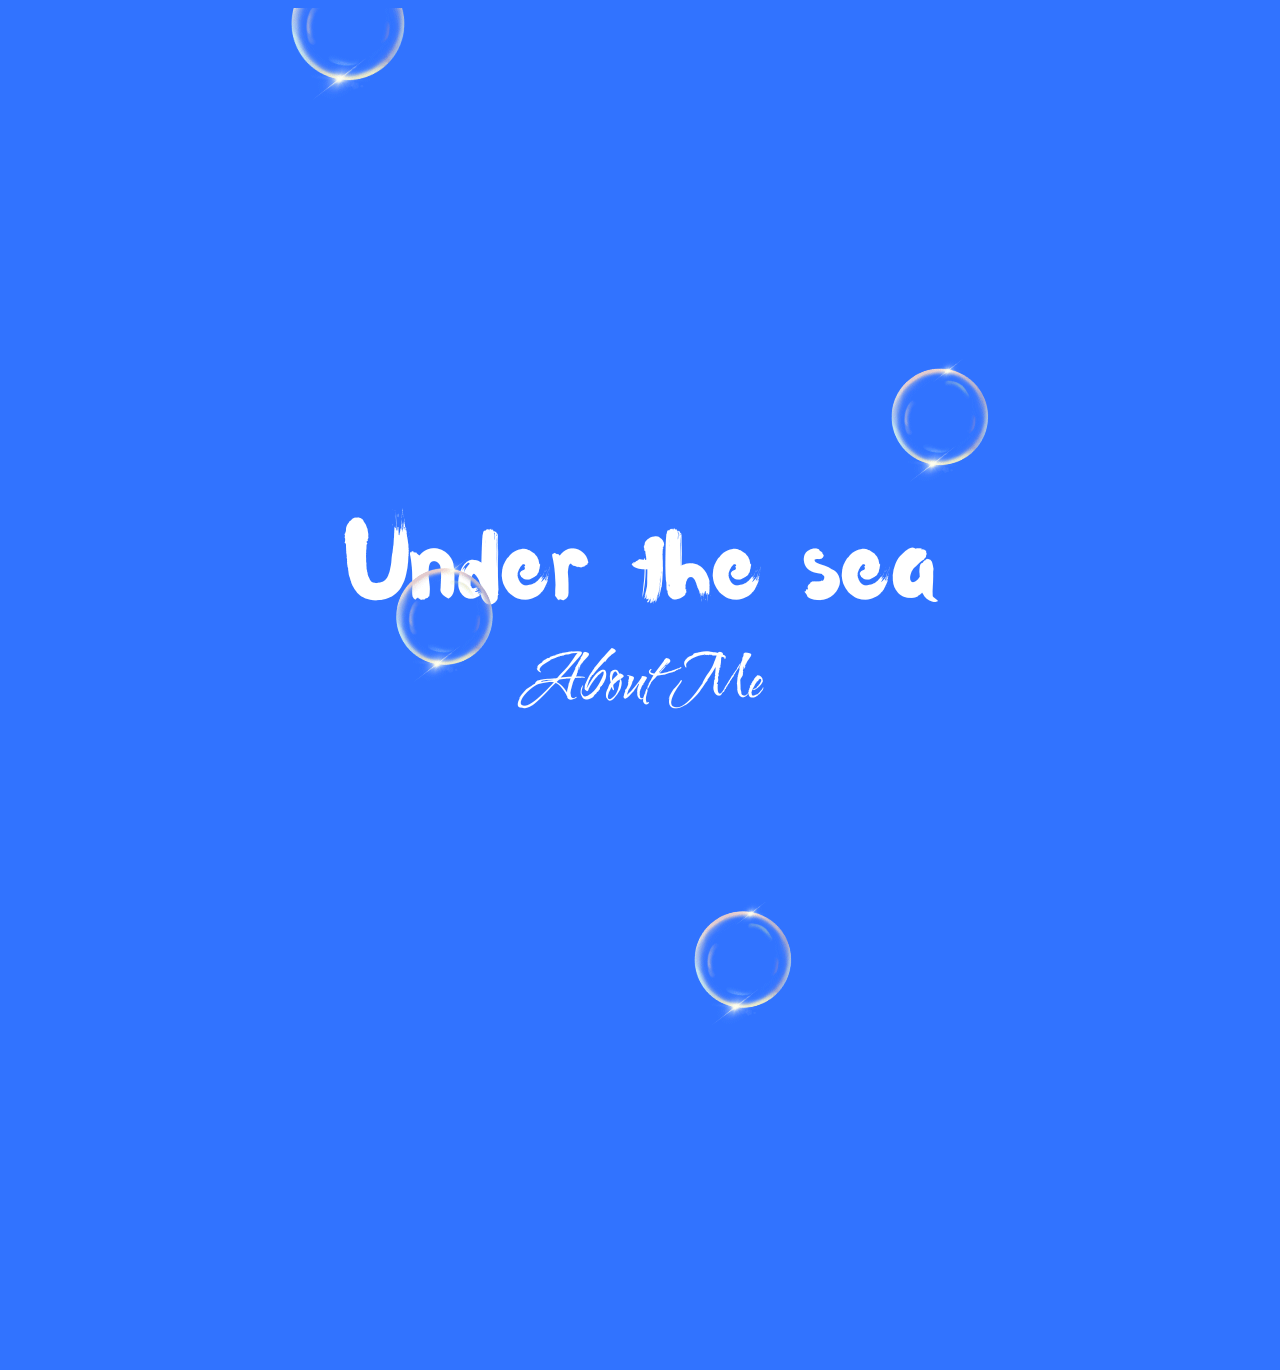
<file: index.html>
<!DOCTYPE html>
<html>
    <head>
        <meta charset="utf-8">
        <meta http-equiv="X-UA-Compatible" content="IE=edge">
        <title>KJC Project 1</title>
        <meta name="description" content="">
        <meta name="viewport" content="width=device-width, initial-scale=1">
        <link rel="stylesheet" href="style.css">
    </head>
    <body>
        <a href="secondindex.html"><img src="img_intropage/bubblepractice.gif" alt="sun in the sunset blinking and kicking his feat"></a>
    </body>
</html>
</file>
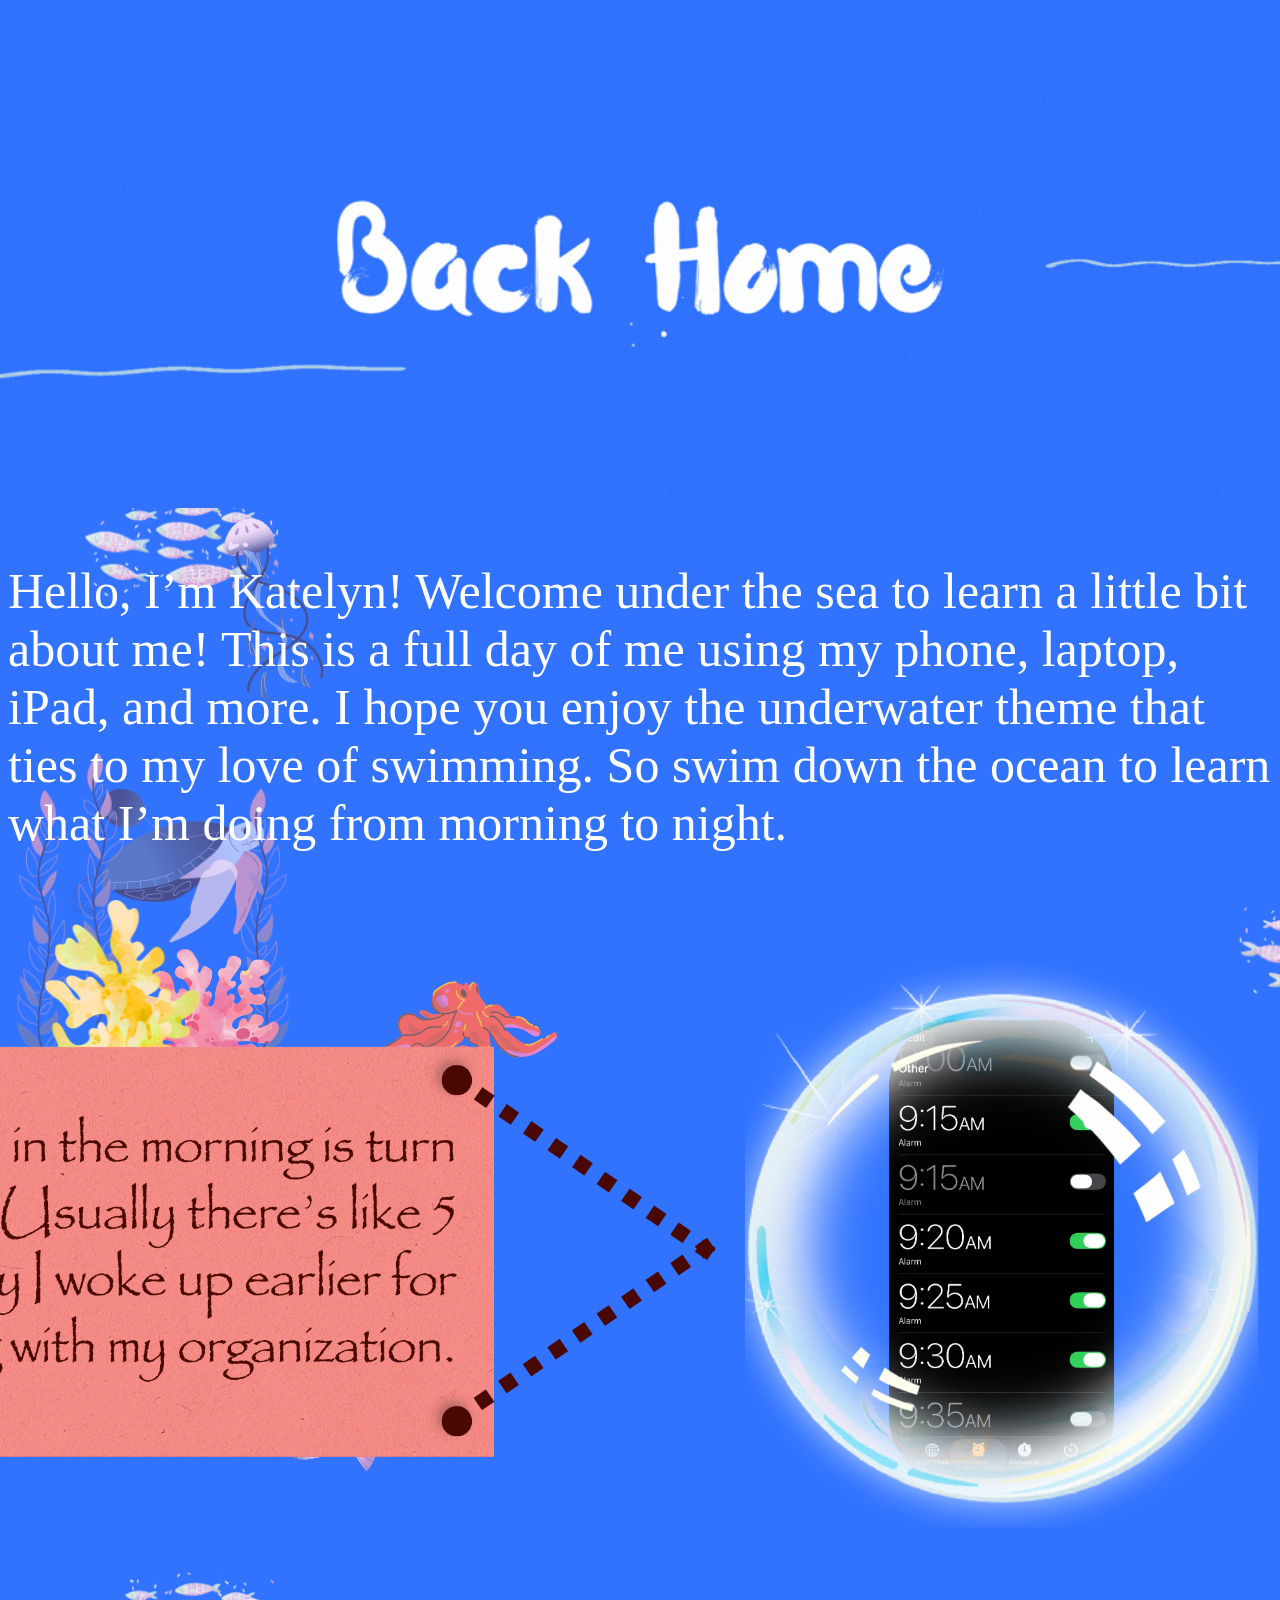
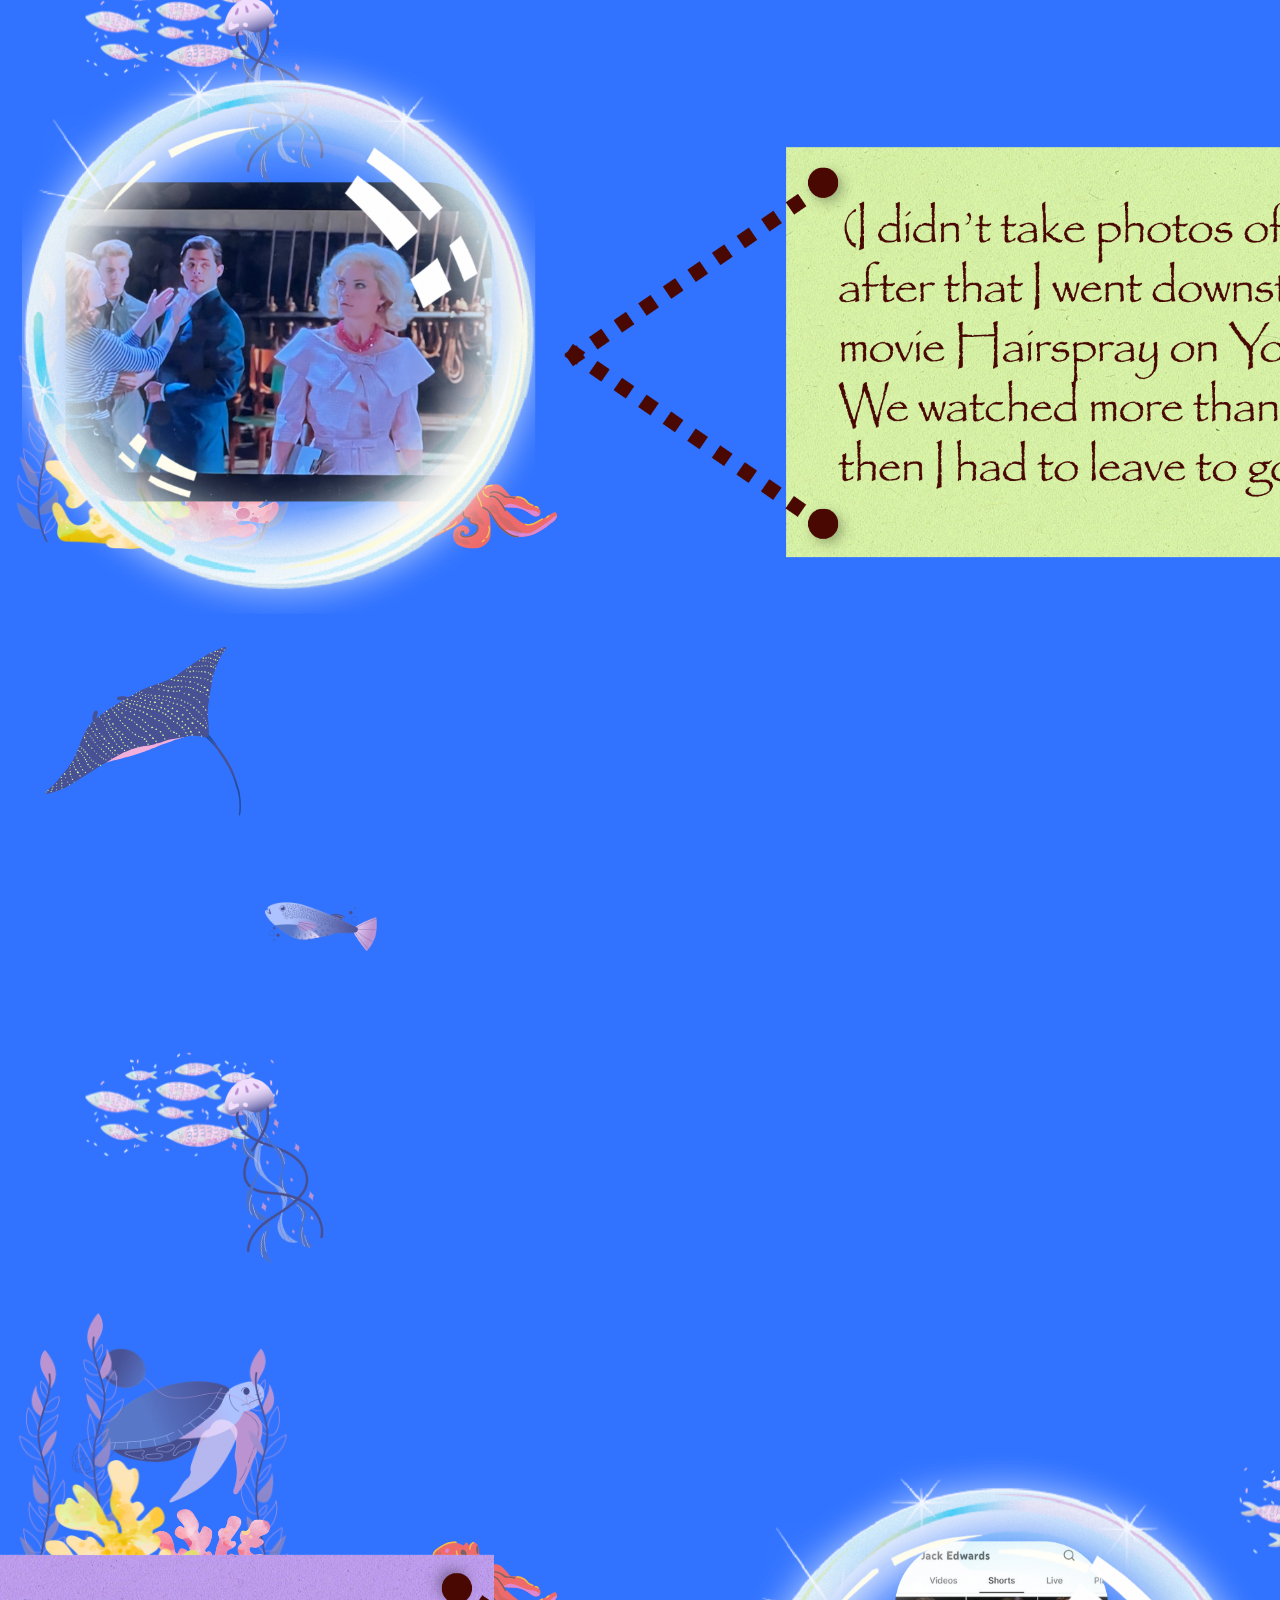
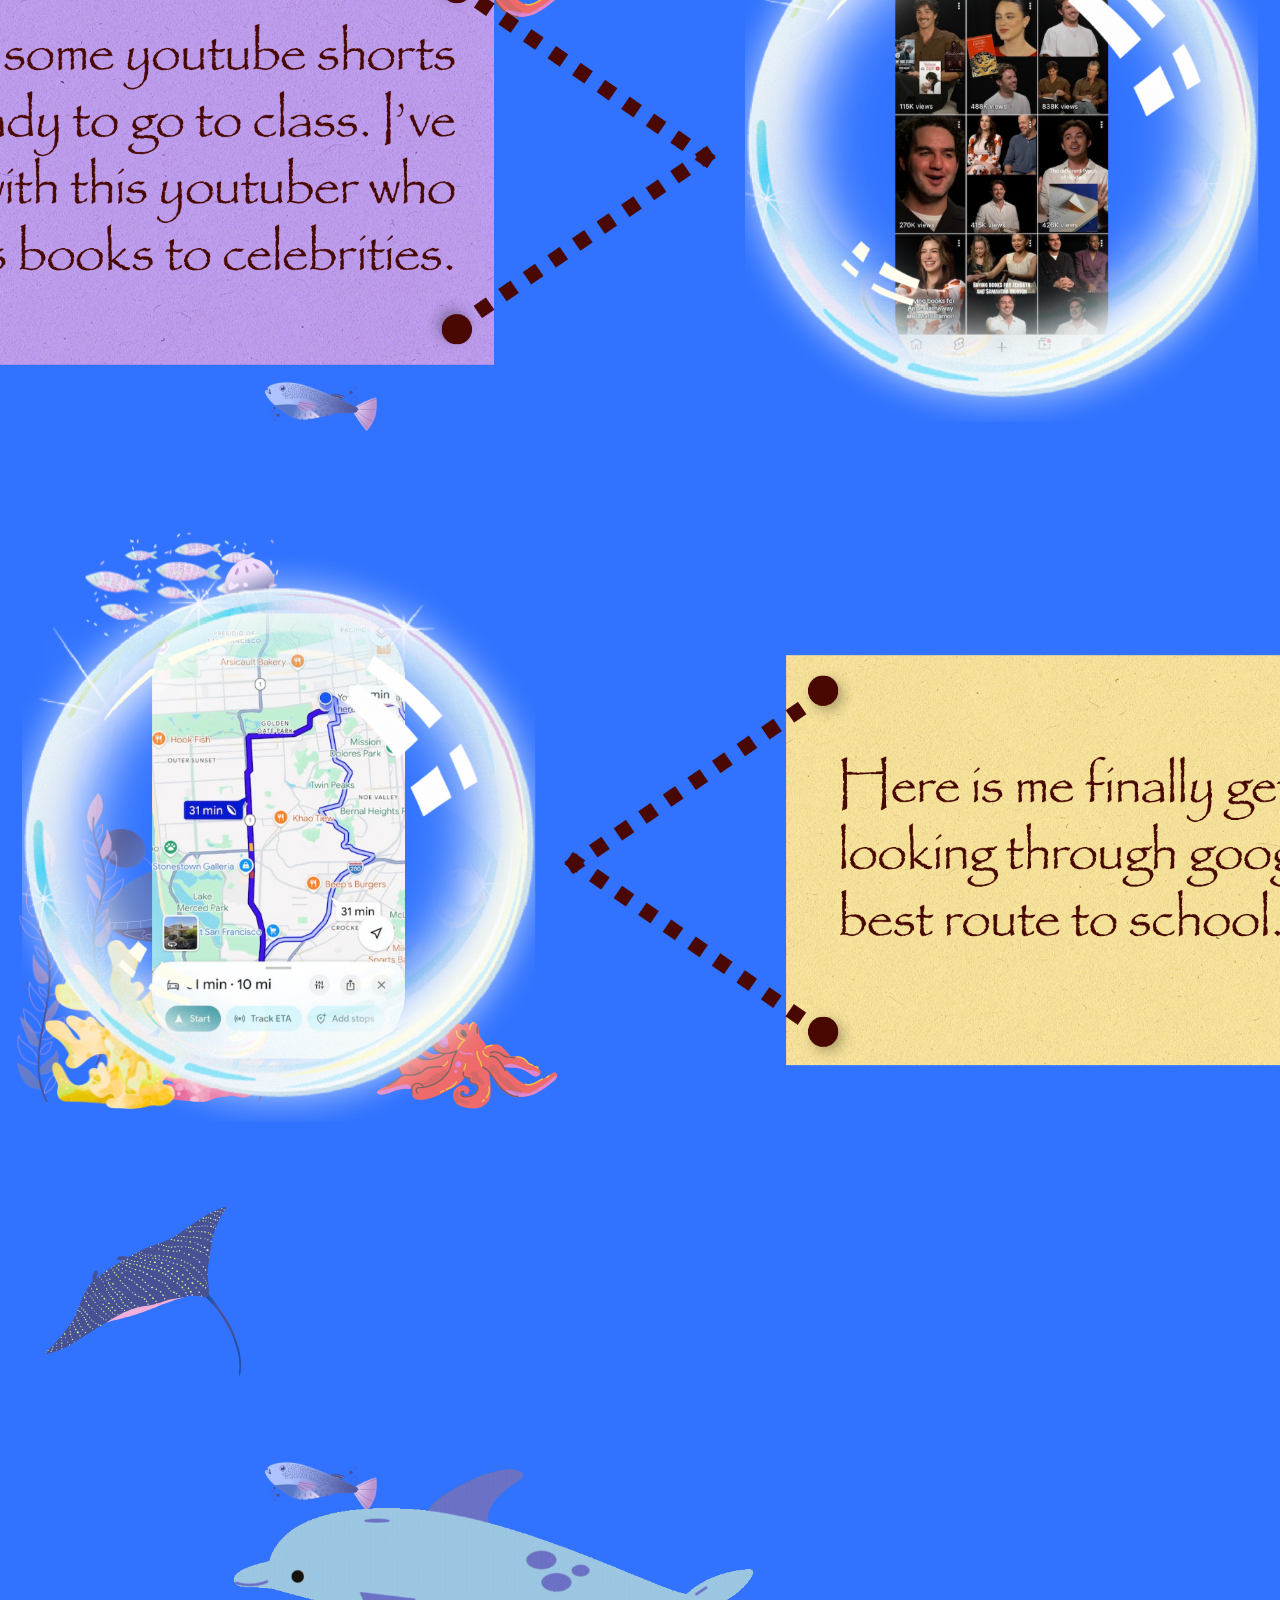
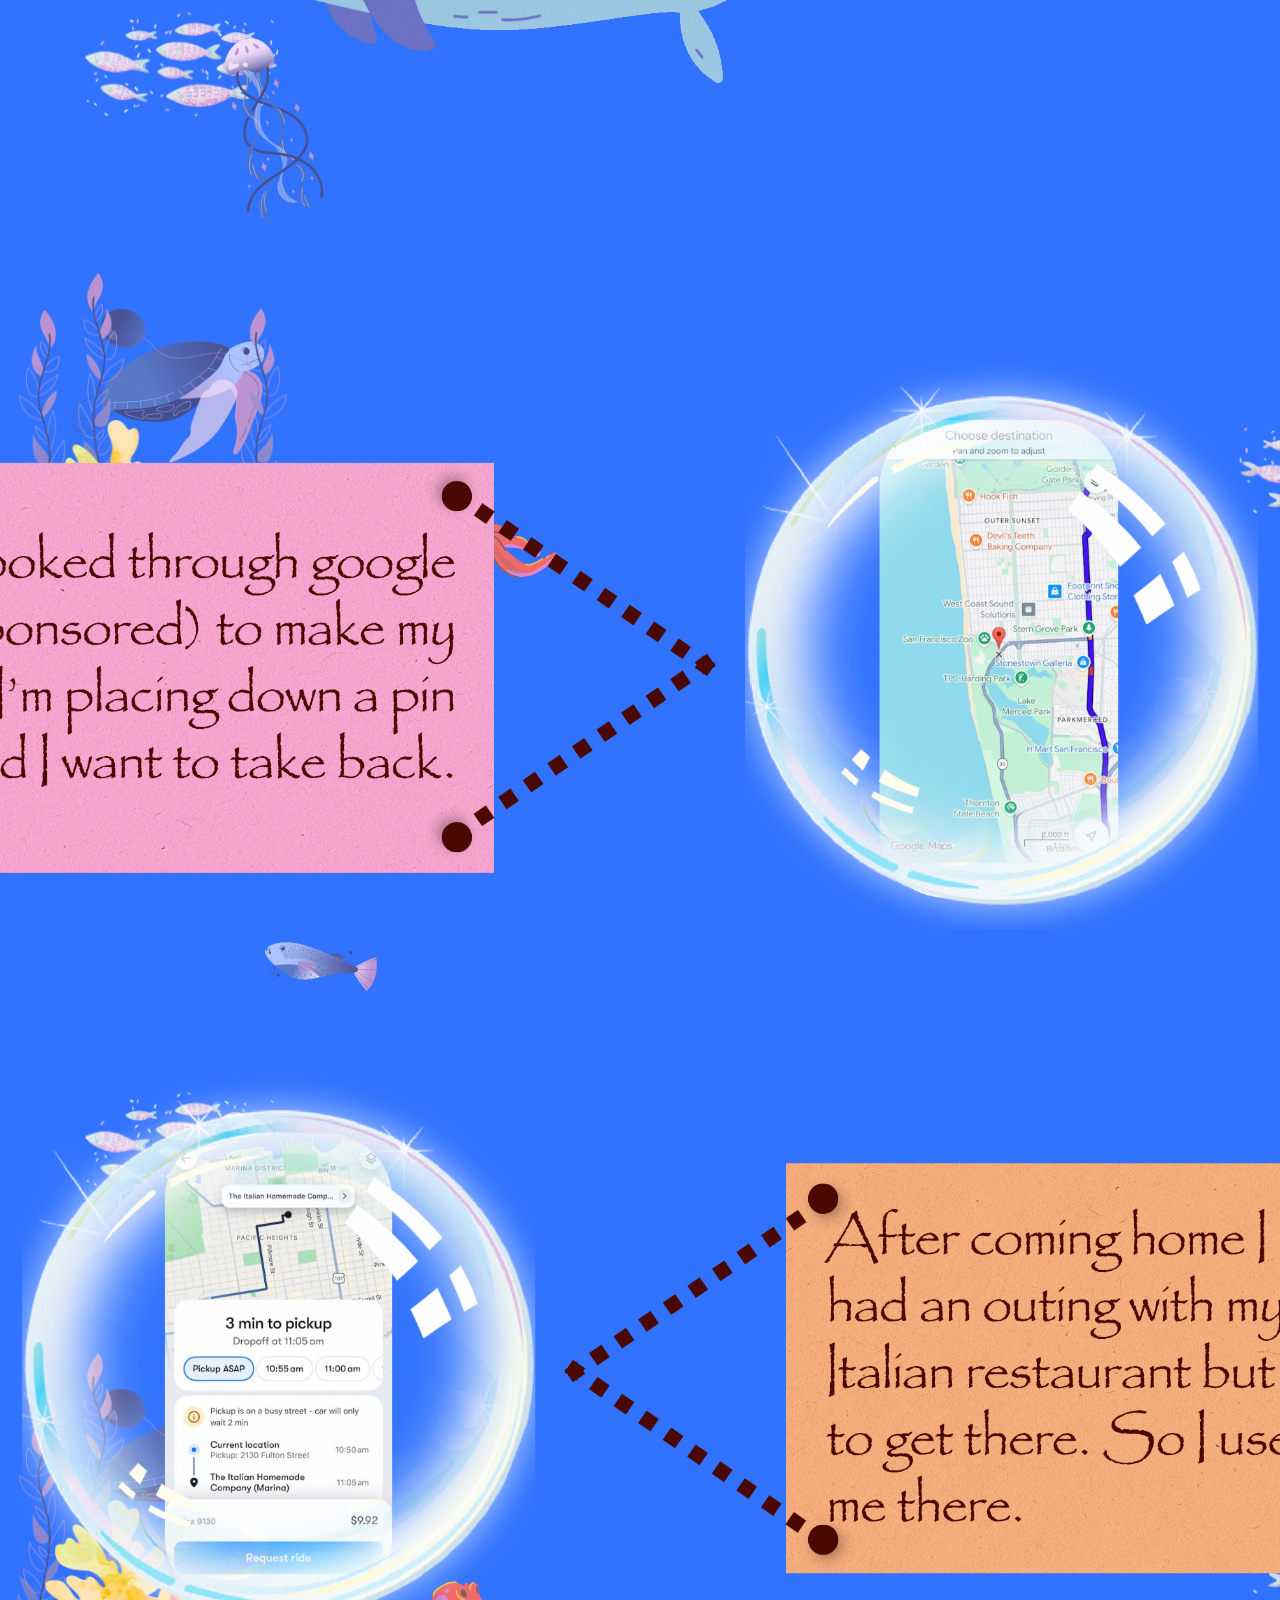
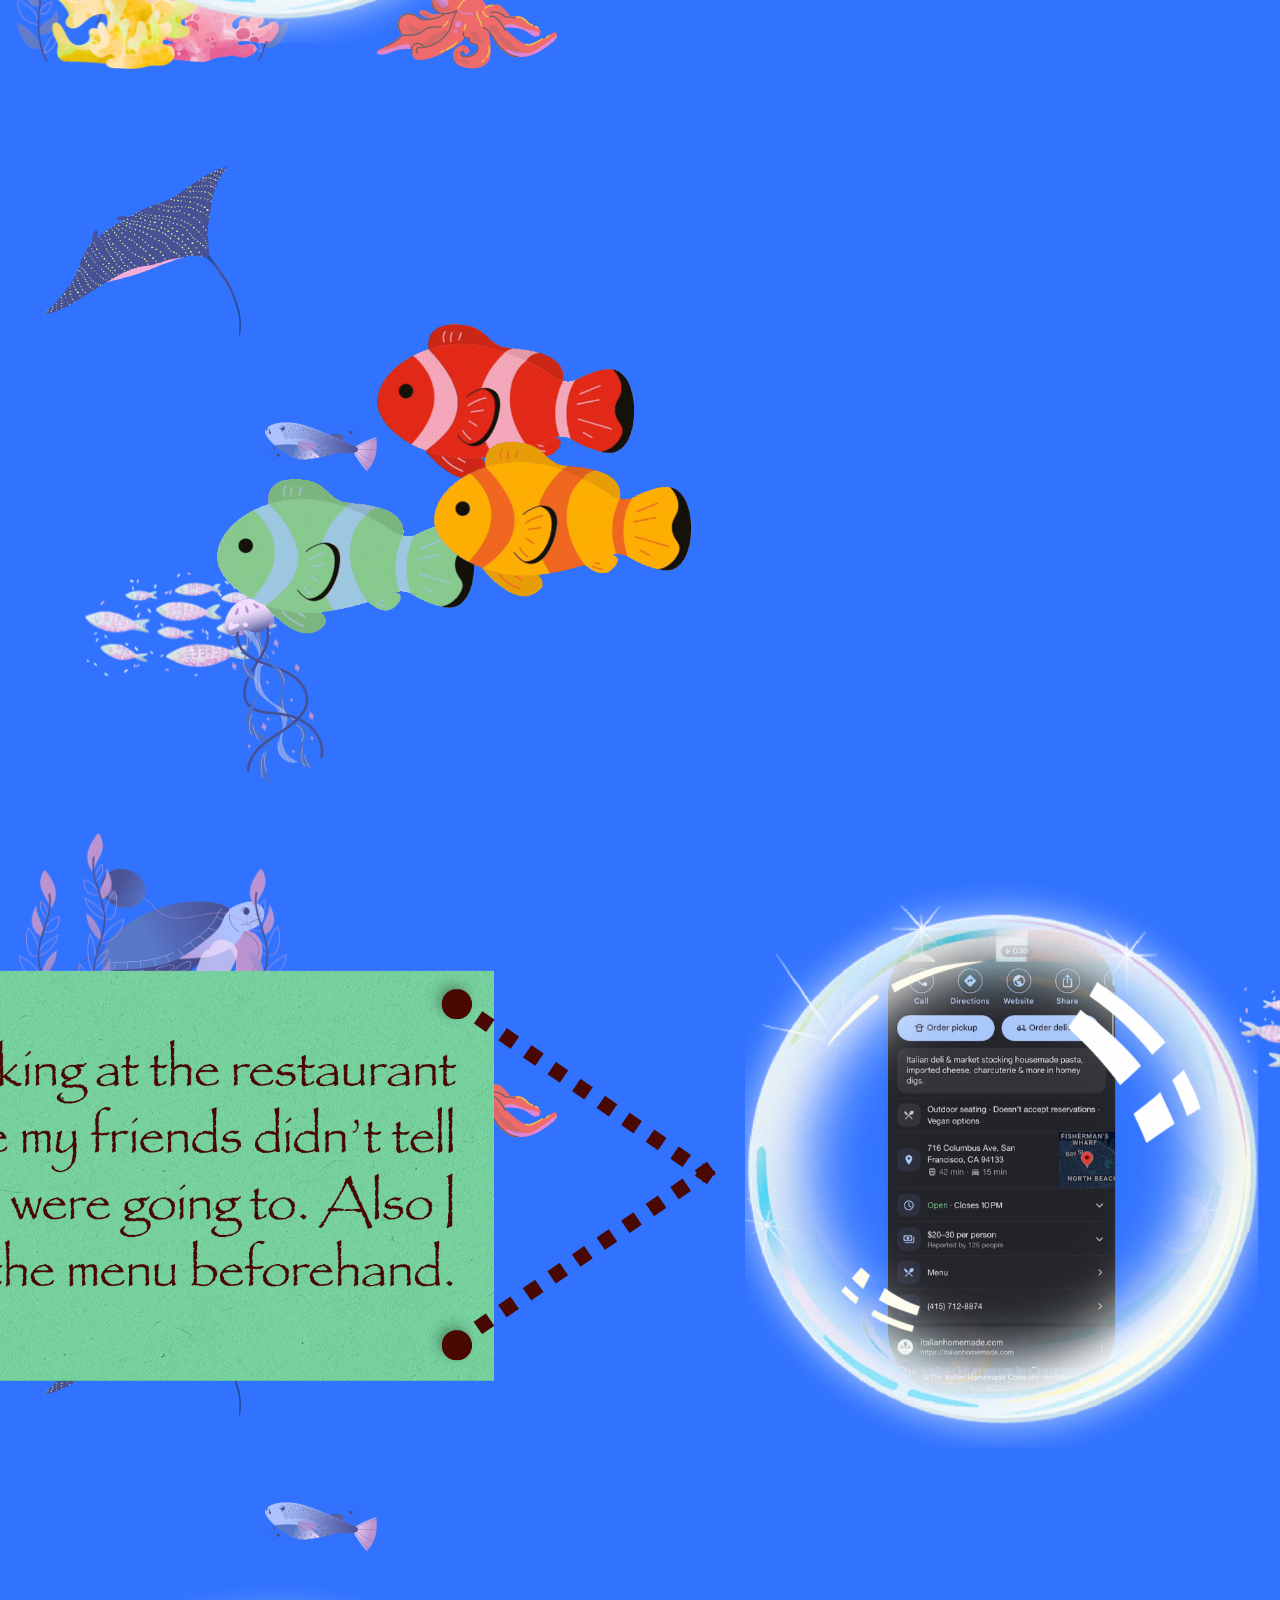
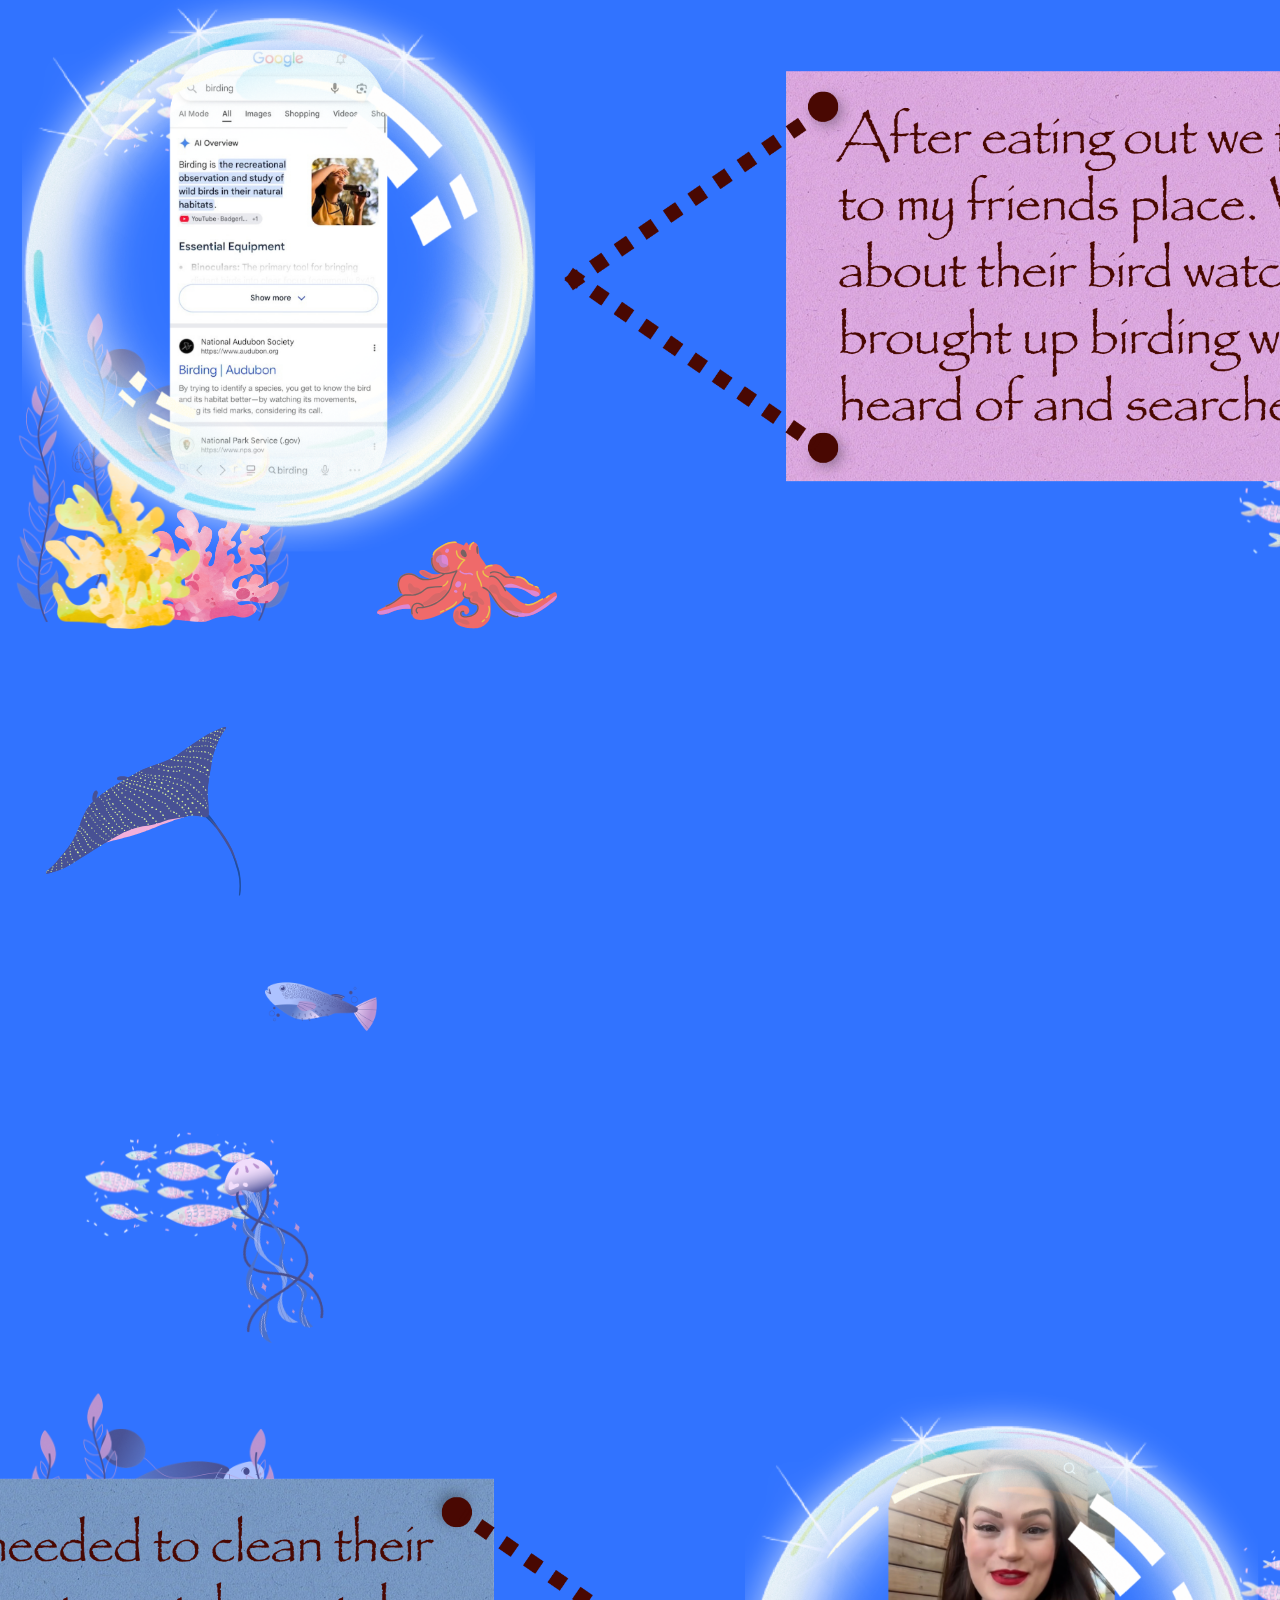
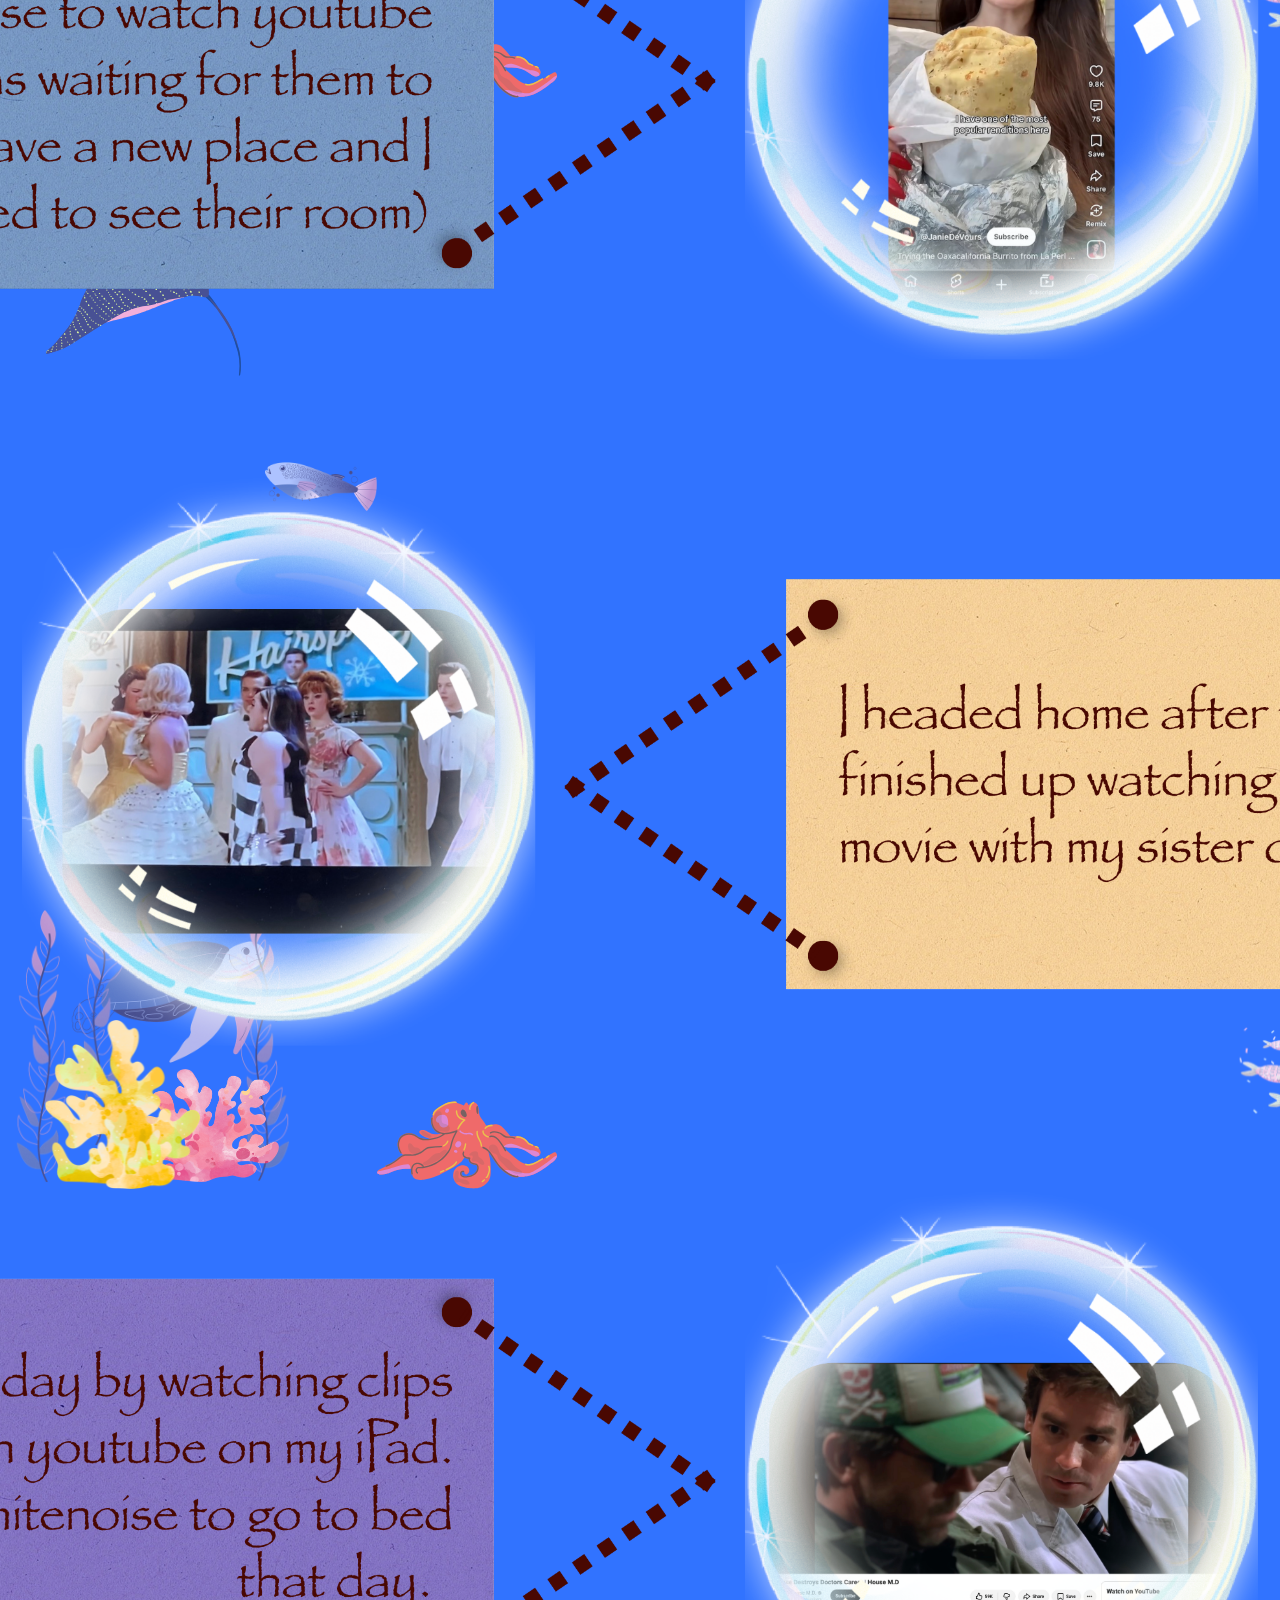
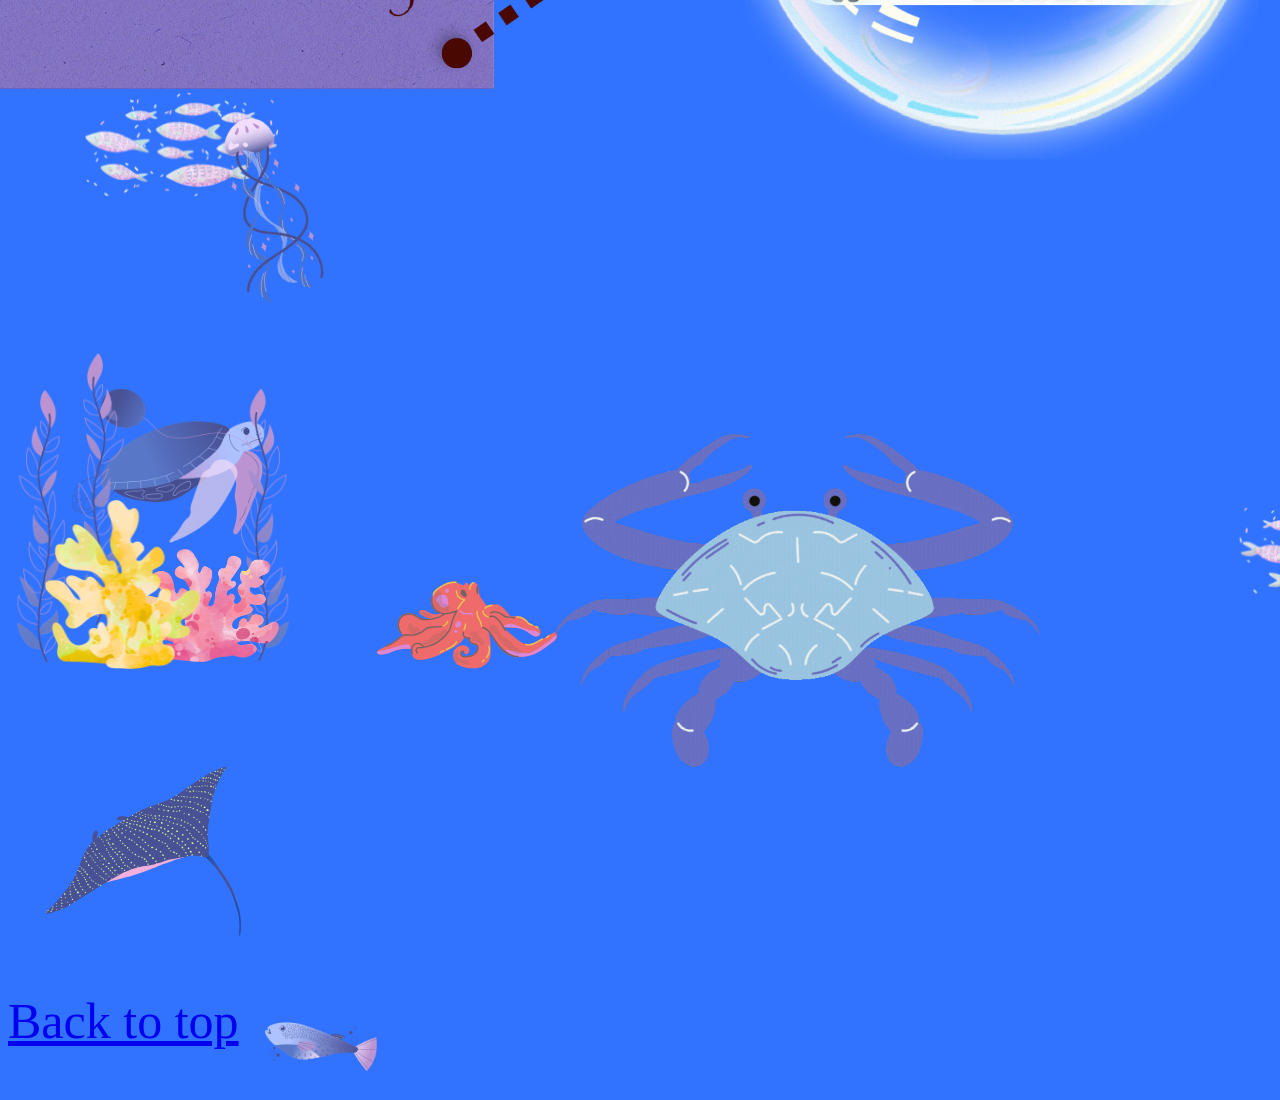
<file: secondindex.html>
<!DOCTYPE html>
<html>
    <head>
        <meta charset="utf-8">
        <meta http-equiv="X-UA-Compatible" content="IE=edge">
        <title>KJC Project One</title>
        <meta name="description" content="">
        <meta name="viewport" content="width=device-width, initial-scale=1">
        <link rel="stylesheet" href="stylesecond.css">
    </head>
    <body>
        <div class="all">
            <a id="top">
            <div class="aboutme">
                <a href="index.html"><img src="img_secondpage/headers.gif" alt="bubbles going up around under the sea text" height="500px" width="1930px" >
                </a>    
            </div>
            </a>
                <p>Hello, I’m Katelyn! Welcome under the sea to learn a little bit about me! This is a full day of me using my phone, laptop, iPad, and more. I hope you enjoy the underwater theme that ties to my love of swimming. So swim down the ocean to learn what I’m doing from morning to night. </p> 
                <div class="rightside">
                    <div class="alarm">
                        <img src="img_secondpage/1banner.png" height="700px">
                        <img src="img_secondpage/1.png" alt="screenshot of iphone alarms starting at 9:15am to 9:30am" height="700px">
                    </div>

                    <div class="movieone"> 
                        <img src="img_secondpage/2.png" alt="hairspray movie screenshot again" height="700px">
                        <img src="img_secondpage/2banner.png" height="700px">
                    </div>
 
                    <marquee behavior="scroll" onmouseover="this.stop()" onmouseout="this.start()" direction="right" scrollamount="30" scrolldelay="1"><img src="img_secondpage/nemo.gif" height="700px"><div class="seaanimal"></div></maruquee></marquee>

                    <div class="school">
                        <img src="img_secondpage/3banner.png" height="700px">
                        <img src="img_secondpage/3.png" alt="google maps search to my house" height="700px">
                    </div>

                    <div class="waymo">
                        <img src="img_secondpage/4.png" alt="google maps to usfca" height="700px">
                        <img src="img_secondpage/4banner.png" height="700px">
                    </div>
                    
                    <marquee behavior="scroll" onmouseover="this.stop()" onmouseout="this.start()" direction="left" scrollamount="30" scrolldelay="1"><img src="img_secondpage/dolphin.gif" height="700px"></maruquee></marquee>

                    <div class="bird">
                        <img src="img_secondpage/5banner.png" height="700px">
                        <img src="img_secondpage/5.png" alt="google search of birding" height="700px">
                    </div>

                    <div class="ytshorts">
                        <img src="img_secondpage/6.png" alt="youtube shorts screenshot" height="700px">
                        <img src="img_secondpage/6banner.png" height="700px">
                    </div>
                    
                    <marquee behavior="scroll" onmouseover="this.stop()" onmouseout="this.start()" direction="left" scrollamount="30" scrolldelay="1"><img src="img_secondpage/clownfishgroup.gif" height="700px"></maruquee></marquee>

                    <div class="home">
                        <img src="img_secondpage/7banner.png" height="700px">
                        <img src="img_secondpage/7.png" alt="waymo app directions" height="700px">
                    </div>
                    
                    <div class="restaurant">
                        <img src="img_secondpage/8.png" alt="google of the italian homemade restaurant" height="700px">
                        <img src="img_secondpage/8banner.png" height="700px">
                    </div> 

                    <marquee behavior="scroll" onmouseover="this.stop()" onmouseout="this.start()" direction="right" scrollamount="20" scrolldelay="1"><img src="img_secondpage/dolphingroup.gif" height="700px"></maruquee></marquee>

                    <div class="ytfoodshorts">
                        <img src="img_secondpage/9banner.png" height="700px">
                        <img src="img_secondpage/9.png" alt="youtube shorts food review" height="700px">
                    </div>
                    
                    <div class =movietwo> 
                        <img src="img_secondpage/10.png" alt="hairspray movie screenshot again" height="700px">
                        <img src="img_secondpage/10banner.png" height="700px">
                    </div>

                    <div class="housemd">
                        <img src="img_secondpage/11banner.png" height="700px">
                        <img src="img_secondpage/11.png" alt="housemd show clip on youtube" height="700px">
                    </div>

                    <marquee behavior="scroll" onmouseover="this.stop()" onmouseout="this.start()" direction="right" scrollamount="30" scrolldelay="1"><img src="img_secondpage/crab.gif" height="700px"></maruquee></marquee>

                <p><a href="#top">Back to top</a></p>
            </div>
        </div>
    </body>
</html>
</file>
<file: style.css>
body{
    background-color: #3173FF;
    display:flex;
    flex-direction: row;
    justify-content: center;  
}
</file>
<file: stylesecond.css>
*{
    cursor: url("img_secondpage/hookcursor.png"), auto;
}

body{
    background-color: #3173FF;
    background-image:url(img_secondpage/bgupdated.png);
    cursor: url("img_secondpage/hookcursor.png");
}

p{
    display: flex;
    flex-direction: column;
    justify-content: center;
    font-family: fantasy;
    font-size: 50px;
    color: white;
}


.aboutme{
    display: flex;
    flex-direction: row;
    justify-content: center;
}

.alarm{
    display:flex;
    flex-direction: row;
    justify-content: flex-end;  
}

.movieone{
    display:flex;
    flex-direction: row;
    justify-content: flex-start;  
}

.school{
    display:flex;
    flex-direction: row;
    justify-content: flex-end;  
}

.waymo{
    display:flex;
    flex-direction: row;
    justify-content: flex-start;  
}

.bird{
    display:flex;
    flex-direction: row;
    justify-content: flex-end;  
}

.ytshorts{
    display:flex;
    flex-direction: row;
    justify-content: flex-start;  
}

.home{
    display:flex;
    flex-direction: row;
    justify-content: flex-end;  
}

.restaurant{
    display:flex;
    flex-direction: row;
    justify-content: flex-start;  
}

.ytfoodshorts{
    display:flex;
    flex-direction: row;
    justify-content: flex-end;  
}

.movietwo{
    display:flex;
    flex-direction: row;
    justify-content: flex-start;  
}

.housemd{
    display:flex;
    flex-direction: row;
    justify-content: flex-end;  
}
</file>
